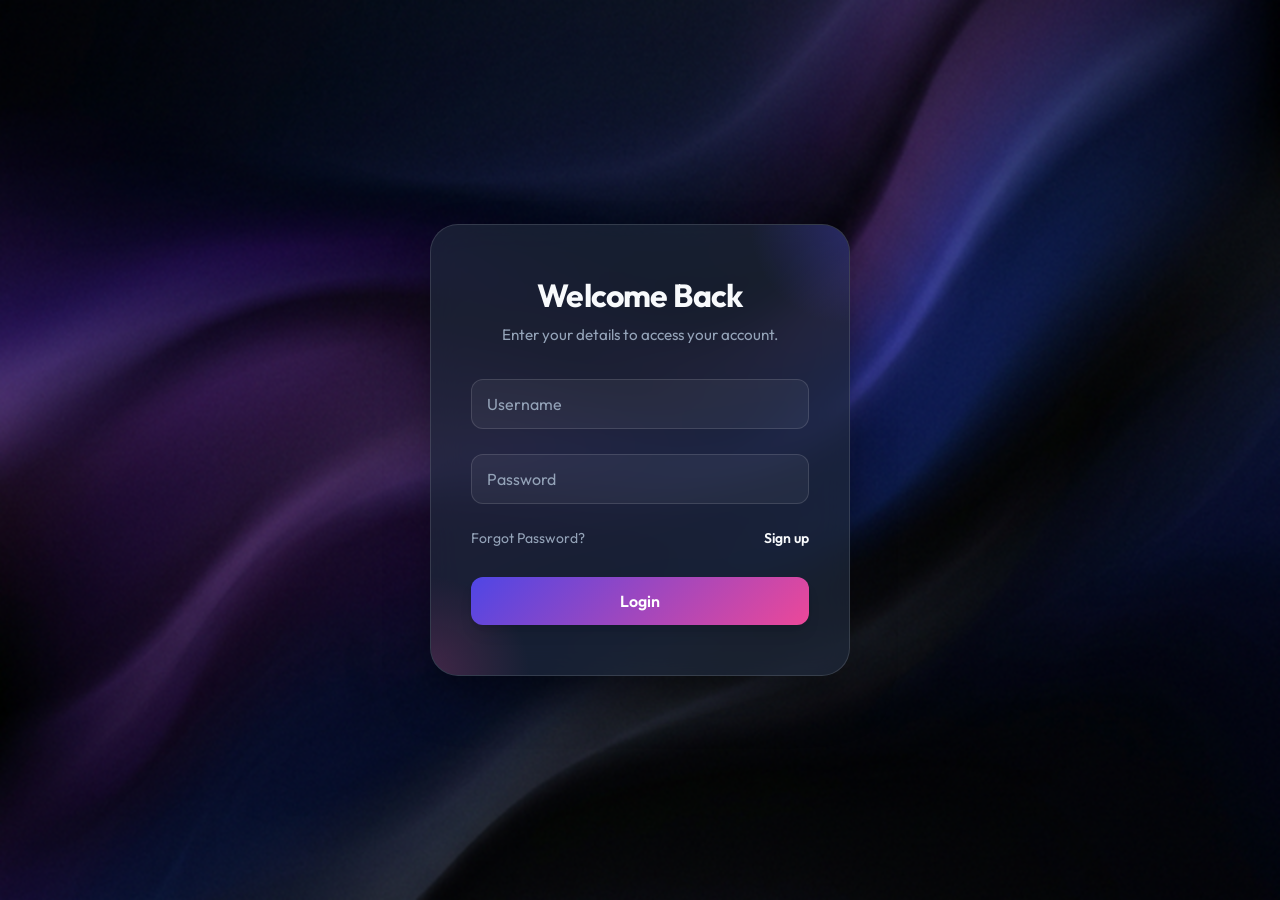
<file: index.html>
<!DOCTYPE html>
<html lang="en">
<head>
    <meta charset="UTF-8">
    <meta name="viewport" content="width=device-width, initial-scale=1.0">
    <title>Welcome Back | Modern Login</title>
    <meta name="description" content="Access your account with our secure and premium login experience. Designed for simplicity and elegance.">
    <link rel="stylesheet" href="style.css">
</head>
<body>
    <div class="container">
        <h2>Welcome Back</h2>
        <p>Enter your details to access your account.</p>
        <form action="#" method="post">
            <div class="inputBox">
                <input type="text" id="username" required="required">
                <span>Username</span>
            </div>
            <div class="inputBox">
                <input type="password" id="password" required="required">
                <span>Password</span>
            </div>

            <div class="links">
                <a href="#">Forgot Password?</a>
                <a href="register.html" class="signup-btn">Sign up</a>
            </div>

            <input type="submit" value="Login">
        </form>
    </div>
</body>
</html>
</file>
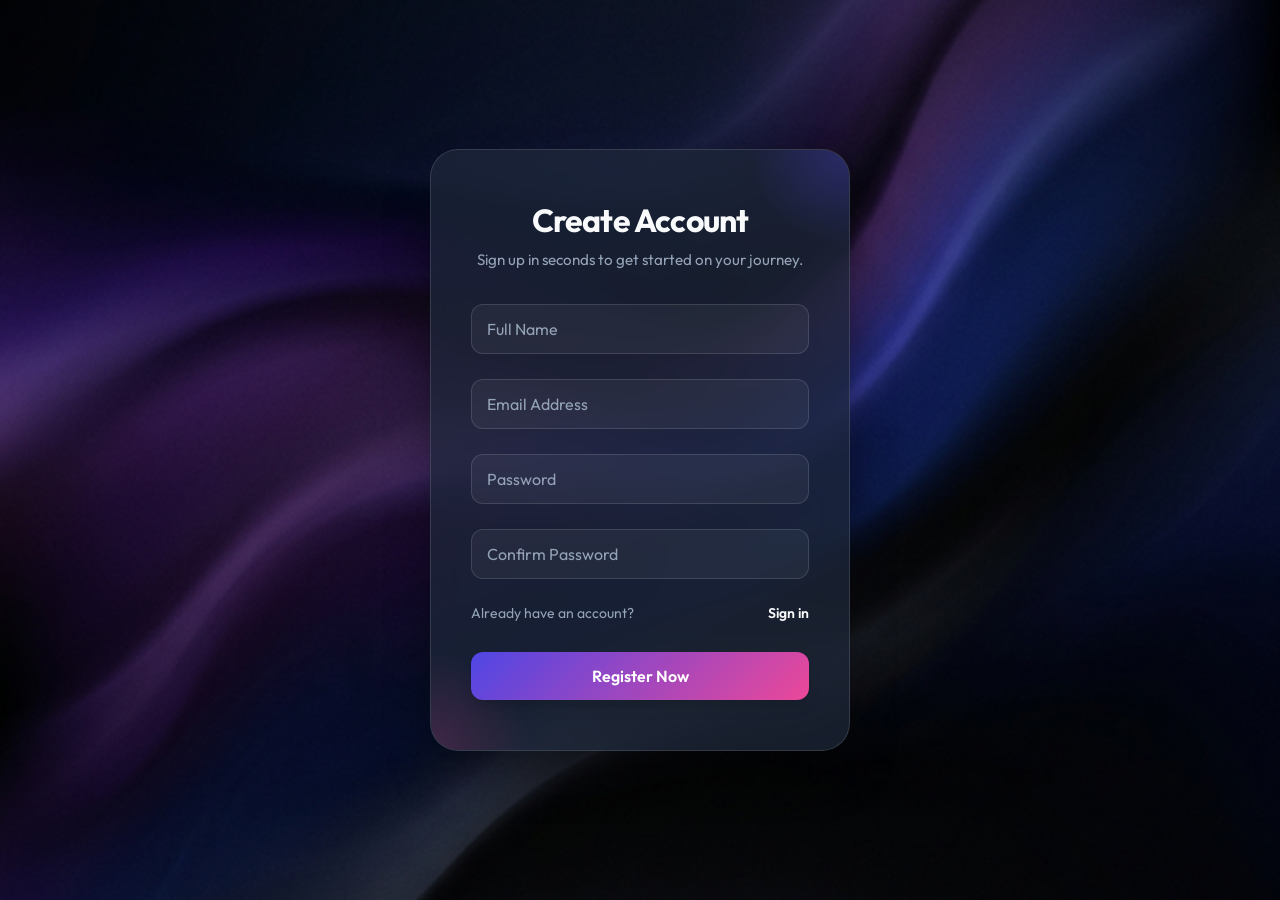
<file: register.html>
<!DOCTYPE html>
<html lang="en">
<head>
    <meta charset="UTF-8">
    <meta name="viewport" content="width=device-width, initial-scale=1.0">
    <title>Create Account | Modern UI</title>
    <meta name="description" content="Join our platform today. Create a new account to unlock premium features and personalized experiences.">
    <link rel="stylesheet" href="style.css">
</head>
<body>
    <div class="container">
        <h2>Create Account</h2>
        <p>Sign up in seconds to get started on your journey.</p>
        <form action="#" method="post">
            <div class="inputBox">
                <input type="text" id="fullname" required="required">
                <span>Full Name</span>
            </div>
            <div class="inputBox">
                <input type="email" id="email" required="required">
                <span>Email Address</span>
            </div>
            <div class="inputBox">
                <input type="password" id="password" required="required">
                <span>Password</span>
            </div>
            <div class="inputBox">
                <input type="password" id="confirm_password" required="required">
                <span>Confirm Password</span>
            </div>

            <div class="links">
                <span>Already have an account?</span>
                <a href="index.html" class="signup-btn">Sign in</a>
            </div>

            <input type="submit" value="Register Now">
        </form>
    </div>
</body>
</html>
</file>
<file: style.css>
@import url('https://fonts.googleapis.com/css2?family=Outfit:wght@300;400;500;600;700;800&display=swap');

:root {
    --primary: #4f46e5;
    --secondary: #ec4899;
    --accent: #06b6d4;
    --bg-dark: #0f172a;
    --card-bg: rgba(30, 41, 59, 0.7);
    --text-primary: #f8fafc;
    --text-secondary: #94a3b8;
    --border: rgba(255, 255, 255, 0.125);
}

* {
    margin: 0;
    padding: 0;
    box-sizing: border-box;
    font-family: 'Outfit', sans-serif;
}

body {
    display: flex;
    justify-content: center;
    align-items: center;
    min-height: 100vh;
    background-color: var(--bg-dark); /* Fallback */
    background-image: url('images/background.png');
    background-size: cover;
    background-position: center;
    background-repeat: no-repeat;
    background-attachment: fixed;
    padding: 20px;
    animation: fadeInBody 1s ease-out;
}

@keyframes fadeInBody {
    from { opacity: 0; }
    to { opacity: 1; }
}

/* Glassmorphism Container */
.container {
    position: relative;
    width: 100%;
    max-width: 420px;
    background: var(--card-bg);
    backdrop-filter: blur(16px);
    -webkit-backdrop-filter: blur(16px);
    border: 1px solid var(--border);
    border-radius: 28px;
    padding: 50px 40px;
    box-shadow: 0 25px 50px -12px rgba(0, 0, 0, 0.5);
    overflow: hidden;
    z-index: 10;
    animation: slideUp 0.8s cubic-bezier(0.16, 1, 0.3, 1);
}

@keyframes slideUp {
    from { transform: translateY(30px); opacity: 0; }
    to { transform: translateY(0); opacity: 1; }
}

/* Subtle Animated Glow in the corner */
.container::before {
    content: '';
    position: absolute;
    width: 200px;
    height: 200px;
    background: radial-gradient(circle, var(--primary), transparent 70%);
    top: -100px;
    right: -100px;
    opacity: 0.3;
    z-index: -1;
    animation: pulse 8s infinite alternate;
}

.container::after {
    content: '';
    position: absolute;
    width: 200px;
    height: 200px;
    background: radial-gradient(circle, var(--secondary), transparent 70%);
    bottom: -100px;
    left: -100px;
    opacity: 0.2;
    z-index: -1;
    animation: pulse 8s infinite alternate-reverse;
}

@keyframes pulse {
    0% { transform: scale(1) translate(0, 0); }
    100% { transform: scale(1.5) translate(-20px, 20px); }
}

.container h2 {
    color: var(--text-primary);
    font-size: 2rem;
    font-weight: 700;
    text-align: center;
    margin-bottom: 10px;
    letter-spacing: -0.025em;
}

.container p {
    color: var(--text-secondary);
    text-align: center;
    font-size: 0.95rem;
    margin-bottom: 35px;
}

.inputBox {
    position: relative;
    width: 100%;
    margin-bottom: 25px;
}

.inputBox input {
    width: 100%;
    padding: 14px 16px;
    background: rgba(255, 255, 255, 0.05);
    border: 1px solid var(--border);
    outline: none;
    border-radius: 12px;
    color: var(--text-primary);
    font-size: 1rem;
    transition: 0.3s;
}

.inputBox span {
    position: absolute;
    left: 16px;
    top: 50%;
    transform: translateY(-50%);
    pointer-events: none;
    color: var(--text-secondary);
    font-size: 1rem;
    transition: 0.3s cubic-bezier(0.175, 0.885, 0.32, 1.275);
}

.inputBox input:focus,
.inputBox input:valid {
    border-color: var(--primary);
    background: rgba(255, 255, 255, 0.08);
    box-shadow: 0 0 0 4px rgba(79, 70, 229, 0.1);
}

.inputBox input:focus ~ span,
.inputBox input:valid ~ span {
    top: 0;
    font-size: 0.8rem;
    color: var(--primary);
    background: var(--bg-dark); /* Small backdrop for the label */
    padding: 2px 8px;
    border-radius: 4px;
    left: 10px;
    transform: translateY(-50%);
}

.links {
    display: flex;
    justify-content: space-between;
    align-items: center;
    margin-bottom: 30px;
}

.links span {
    color: var(--text-secondary);
    font-size: 0.875rem;
}

.links a {
    color: var(--text-secondary);
    font-size: 0.875rem;
    text-decoration: none;
    transition: 0.3s;
}

.links a:hover {
    color: var(--primary);
}

.links a.signup-btn {
    color: var(--text-primary);
    font-weight: 600;
}

input[type="submit"] {
    width: 100%;
    padding: 14px;
    background: linear-gradient(135deg, var(--primary), var(--secondary));
    border: none;
    outline: none;
    border-radius: 12px;
    color: white;
    font-size: 1rem;
    font-weight: 600;
    cursor: pointer;
    transition: 0.3s;
    box-shadow: 0 10px 15px -3px rgba(0, 0, 0, 0.1), 0 4px 6px -2px rgba(0, 0, 0, 0.05);
}

input[type="submit"]:hover {
    transform: translateY(-2px);
    box-shadow: 0 20px 25px -5px rgba(0, 0, 0, 0.2);
    filter: brightness(1.1);
}

input[type="submit"]:active {
    transform: translateY(0);
}

/* Responsive adjustments */
@media (max-width: 480px) {
    .container {
        padding: 40px 25px;
        border-radius: 20px;
    }
    
    .container h2 {
        font-size: 1.75rem;
    }
}
</file>
